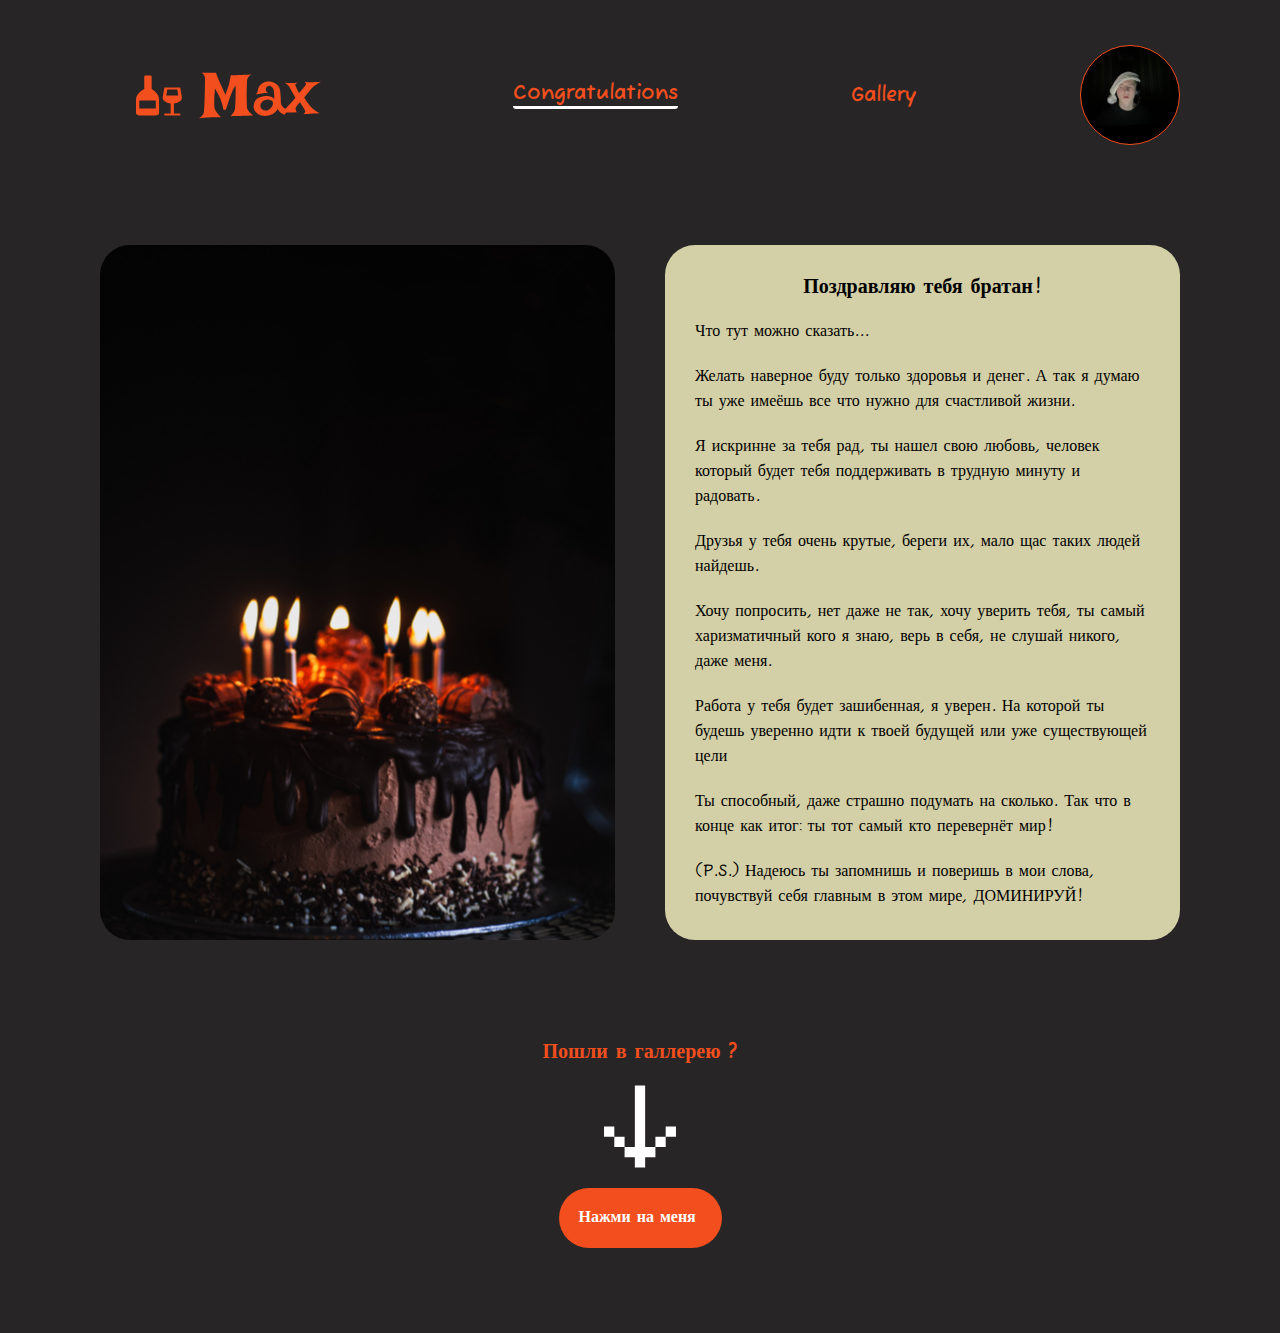
<file: index.html>
<!DOCTYPE html>
<head>
    <meta charset="UTF-8">
    <meta name="viewport" content="width=device-width, initial-scale=1.0">
    <link rel="stylesheet" href="css/style.css">
    <link rel="preconnect" href="https://fonts.googleapis.com">
    <link rel="preconnect" href="https://fonts.gstatic.com" crossorigin>
    <link href="https://fonts.googleapis.com/css2?family=Fuzzy+Bubbles:wght@400;700&display=swap" rel="stylesheet">
    <title>Happy birthday !</title>
</head>
<body>
    <header class="header"> 
        <div class="container">
            <nav class="nav">
                <div class="logo"></div>
                <ul class="nav-block">
                    <a href="#" class="nav-block__item active">
                        <li>
                            Congratulations
                        </li>
                    </a>
                    <a href="main.html" class="nav-block__item">
                        <li>
                            Gallery
                        </li>
                    </a>
                </ul>
                <a href="https://www.instagram.com/ogo_5?igsh=eWtsNmloNDhtcXd2" class="nav-profile"></a>
            </nav>
            <div class="offer-wrapper">
                <div class="offer-photo"></div>
                <div class="offer">
                    <h1 class="offer__title">
                        Поздравляю тебя братан!
                    </h1>
                    <p class="offer__text">
                        Что тут можно сказать...     
                    </p>
                    <p class="offer__text">
                        Желать наверное буду только здоровья и денег. А так я думаю ты уже имеёшь все что нужно для счастливой жизни.
                    </p>
                    <p class="offer__text">
                        Я искринне за тебя рад, ты нашел свою любовь, человек который будет тебя поддерживать в трудную минуту и радовать.
                    </p>
                    <p class="offer__text">
                        Друзья у тебя очень крутые, береги их, мало щас таких людей найдешь.
                    </p>
                    <p class="offer__text">
                        Хочу попросить, нет даже не так, хочу уверить тебя, ты самый харизматичный кого я знаю, верь в себя, не слушай никого, даже меня.
                    </p>
                    <p class="offer__text">
                        Работа у тебя будет зашибенная, я уверен. На которой ты будешь уверенно идти к твоей будущей или уже существующей цели
                    </p>
                    <p class="offer__text">
                        Ты способный, даже страшно подумать на сколько. Так что в конце как итог:
                        ты тот самый кто перевернёт мир!
                    </p>
                    <p class="offer__text"> 
                        (P.S.) Надеюсь ты запомнишь и поверишь в мои слова, почувствуй себя главным в этом мире, ДОМИНИРУЙ!
                    </p>
                </div>
            </div>
        </div>
    </header>
    <section class="future">
        <div class="container">
            <h2 class="last-title">Пошли в галлерею ?</h2>
            <img src="img/arrow-down.svg" alt="arrow-down" class="arrow-down">
            <a href="main.html" class="btn">
                Нажми на меня
            </a>
        </div>
    </section>
</body>
</html>
</file>
<file: css/style.css>
body {
    font-family: 'Fuzzy Bubbles', cursive;
    margin: 0;
    padding: 0;
    background: #272525;
}
.container {
    max-width: 1110px;
    margin: 0 auto;
    padding: 15px;
}
p {
    margin: 0;
    padding: 0;
}
a{
    display: block;
    margin: 0;
    text-decoration: none;
}
li{
    margin: 0;
    padding: 0;
}
ul{
    margin: 0;
    padding: 0;
}
*{
    box-sizing: border-box;
}
h1,h2,h3{
    margin: 0;
}


.header{
    padding: 30px 0 70px;
    font-weight: 700;
    font-size: 20px;
    width: 100%;
}
.nav{
    display: flex;
    justify-content: space-between;
    align-items: center;
}
.nav-block{
    list-style: none;
    display: flex;
    align-items: center;
}
.nav-block__item{
    margin-right: 173px;
    color: #F24E1E;
    border-radius: 3px;
    transition: background 0.5s linear;
}
.nav-block__item.active{
    border-bottom: 3px solid #fff;
}
.nav-block__item:last-of-type{
    border-radius: 0;
}
.nav-block__item:last-of-type{
    margin-right: 0;
}
.nav-block__item:hover{
    color: #2582d4;
}
.logo {
    background: url(../img/logo.svg) no-repeat center;
    width: 250px;
    height: 60px;
}
.nav-profile{
    border-radius: 100px;
    border: 1px solid #F24E1E;
    width: 100px;
    height: 100px;
    display: block;
    background: url(../img/ava.png) center ;
    background-size: cover;
    transition: opacity 0.5s linear;
}
.nav-profile:hover{
   opacity: 0.5;
}
/*Offer*/
.offer-wrapper{
    display: grid;
    gap: 50px;
    margin-top: 100px;
    grid-template-columns: 1fr 1fr;
}
.offer-photo{
    background: url(../img/cake.png) center center no-repeat;
    border-radius: 30px;
    display: block;
    width: auto;
    height: auto;
}
.offer__title{
    font-size: 20px;
    font-weight: 700;
    text-align: center;
    margin-bottom: 20px;
}
.offer__text{
    font-size: 16px;
    font-weight: 400;
    margin-bottom: 20px;
    line-height: 25px;
}
.offer__text:last-of-type{
    margin-bottom: 0;
}
.offer{
    width: 100%;
    background-color: #D3CFA6;
    border-radius: 30px;
    padding: 30px 30px 30px 30px;
}
.future{
    padding-bottom: 70px;
}
.last-title{
    font-size: 20px;
    font-weight: 700;
    text-align: center;
    margin-bottom: 10px;
    color: #F24E1E;
}
.arrow-down{
    width: 74px;
    height: 103px;
    color: #000;
    margin: 0 auto;
    display: block;
    margin-bottom: 10px;
    background: none;
}
.btn{
    padding: 20px;
    background: #F24E1E;
    color: #fff;
    font-size: 16px;
    font-weight: 700;
    width: 163px;
    border-radius: 100px;
    margin: 0 auto;
    transition: background 0.5s linear;
}
.btn:hover{
    background: #C178A0;
}

/*Mobile*/

/* Large: 992px - 1199px */
@media (max-width: 1199px) {
	.container {
		max-width: 960px;
	}
	

}

/* Medium: 768px - 991px */
@media (max-width: 991px) {
	.container {
		max-width: 720px;
	}
    .nav-block__item{
        margin-right: unset;
    }
    .nav-block{
        gap: 40px;
    }
    .btn{
        font-size: 12px;
        width: max-content;
        padding: 10px;
    }
    .new-title{
        font-size: 20px;
    }
    .offer-photo{
        width: 100%;
        height: 600px;
        background: url(../img/cake.png) center no-repeat;
    }
    .future .btn{
        margin: 0 auto;
    }
    .offer-wrapper{
        margin-top: 40px;
        grid-template-columns: 1fr;
    }
}

/* Small: 576px - 767px */
@media (max-width: 767px) {
	.container {
		max-width: 540px;
	}
    .logo{
        background: url(../img/logo-mobile.svg) no-repeat center;
        width: 100px;
        height: 30px;
    }
    .video-block{
        height: 450px;
    }
    .btn-wrapper{
        flex-wrap: wrap;
        gap: 15px;
        justify-content: space-around;
    }
    .btn{
        margin: unset;
    }
}

/* Extra small: 320px - 575px */
@media (max-width: 575px) {
	.container {
		padding: 0 15px;
		width: auto;
	}
    .nav-block__item{
        font-size: 14px;
        gap: 20px;
    }
    .nav{
        flex-wrap: wrap;
        justify-content: center;
        gap: 15px;
        flex-direction: column;
    }
    .nav-block{
        flex-direction: column;
        gap: 10px;
    }
    .header{
        padding: 30px 0 30px;
    }
}
</file>
